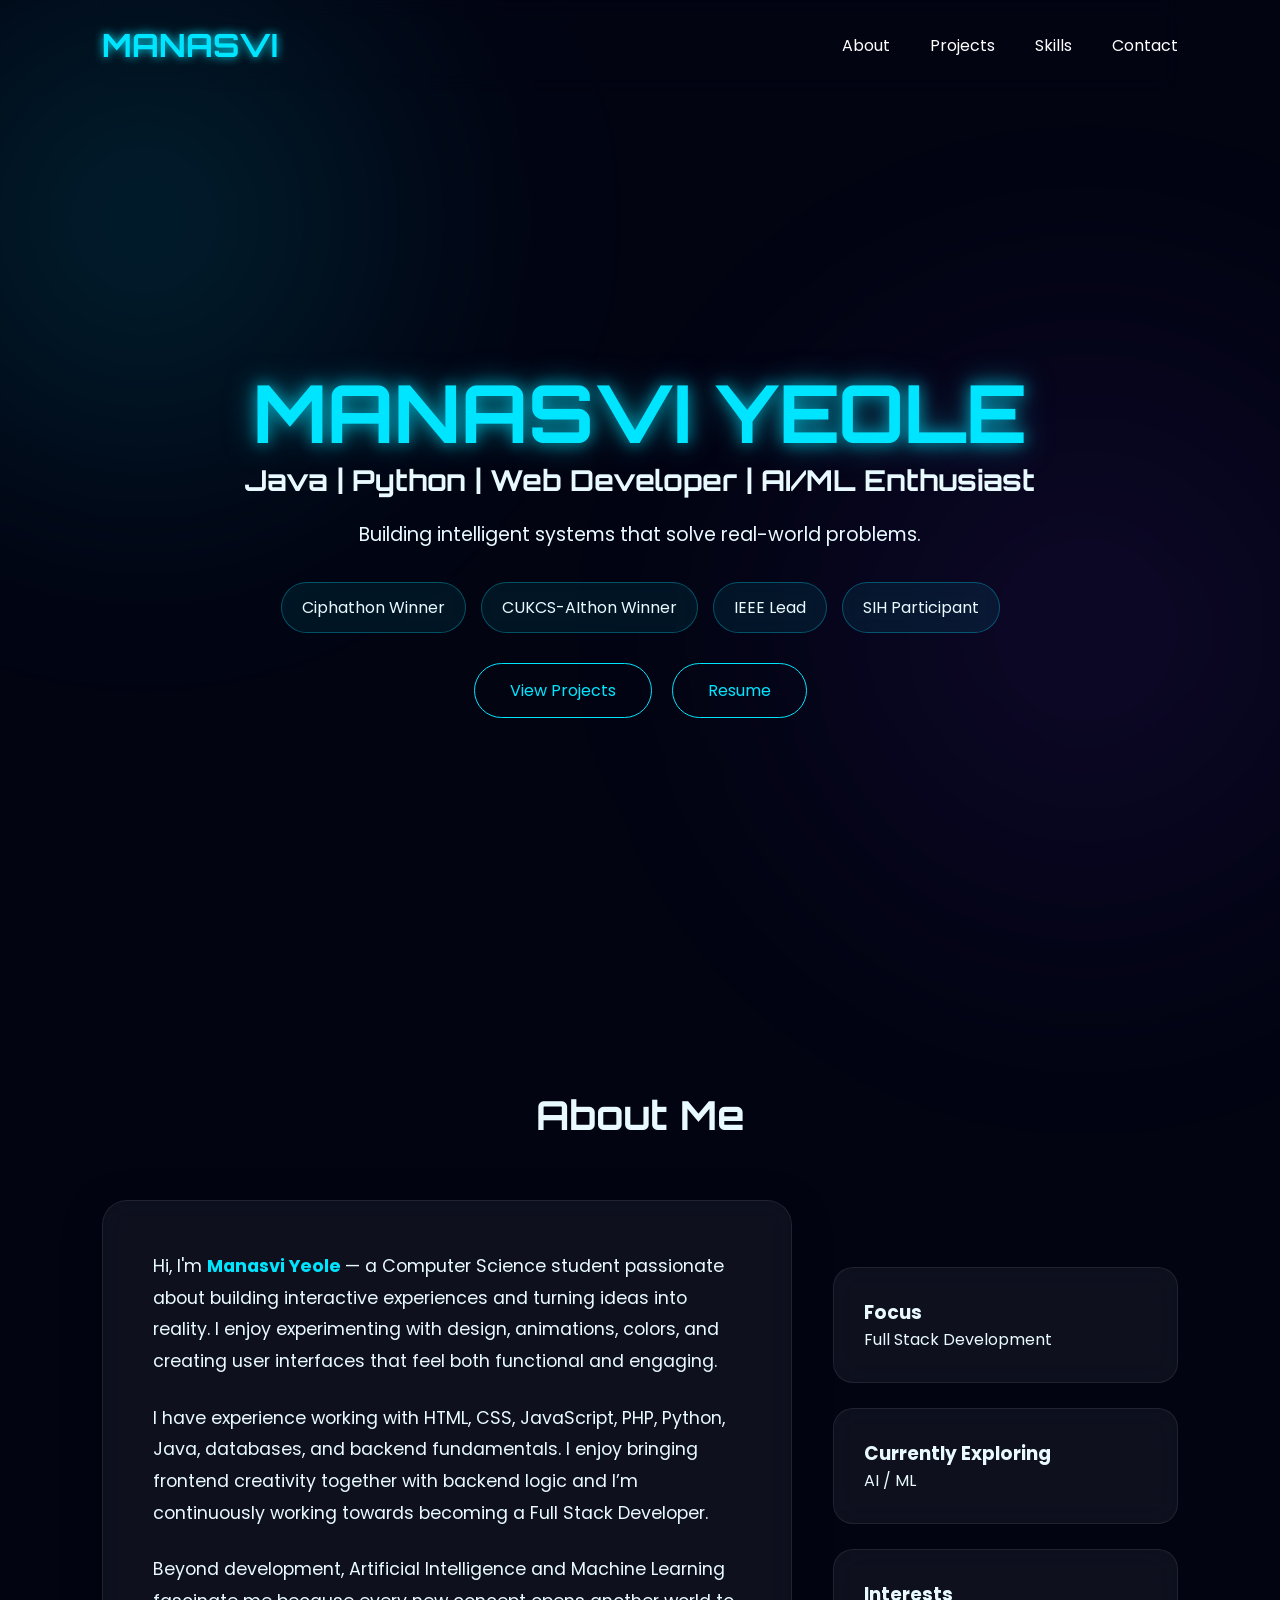
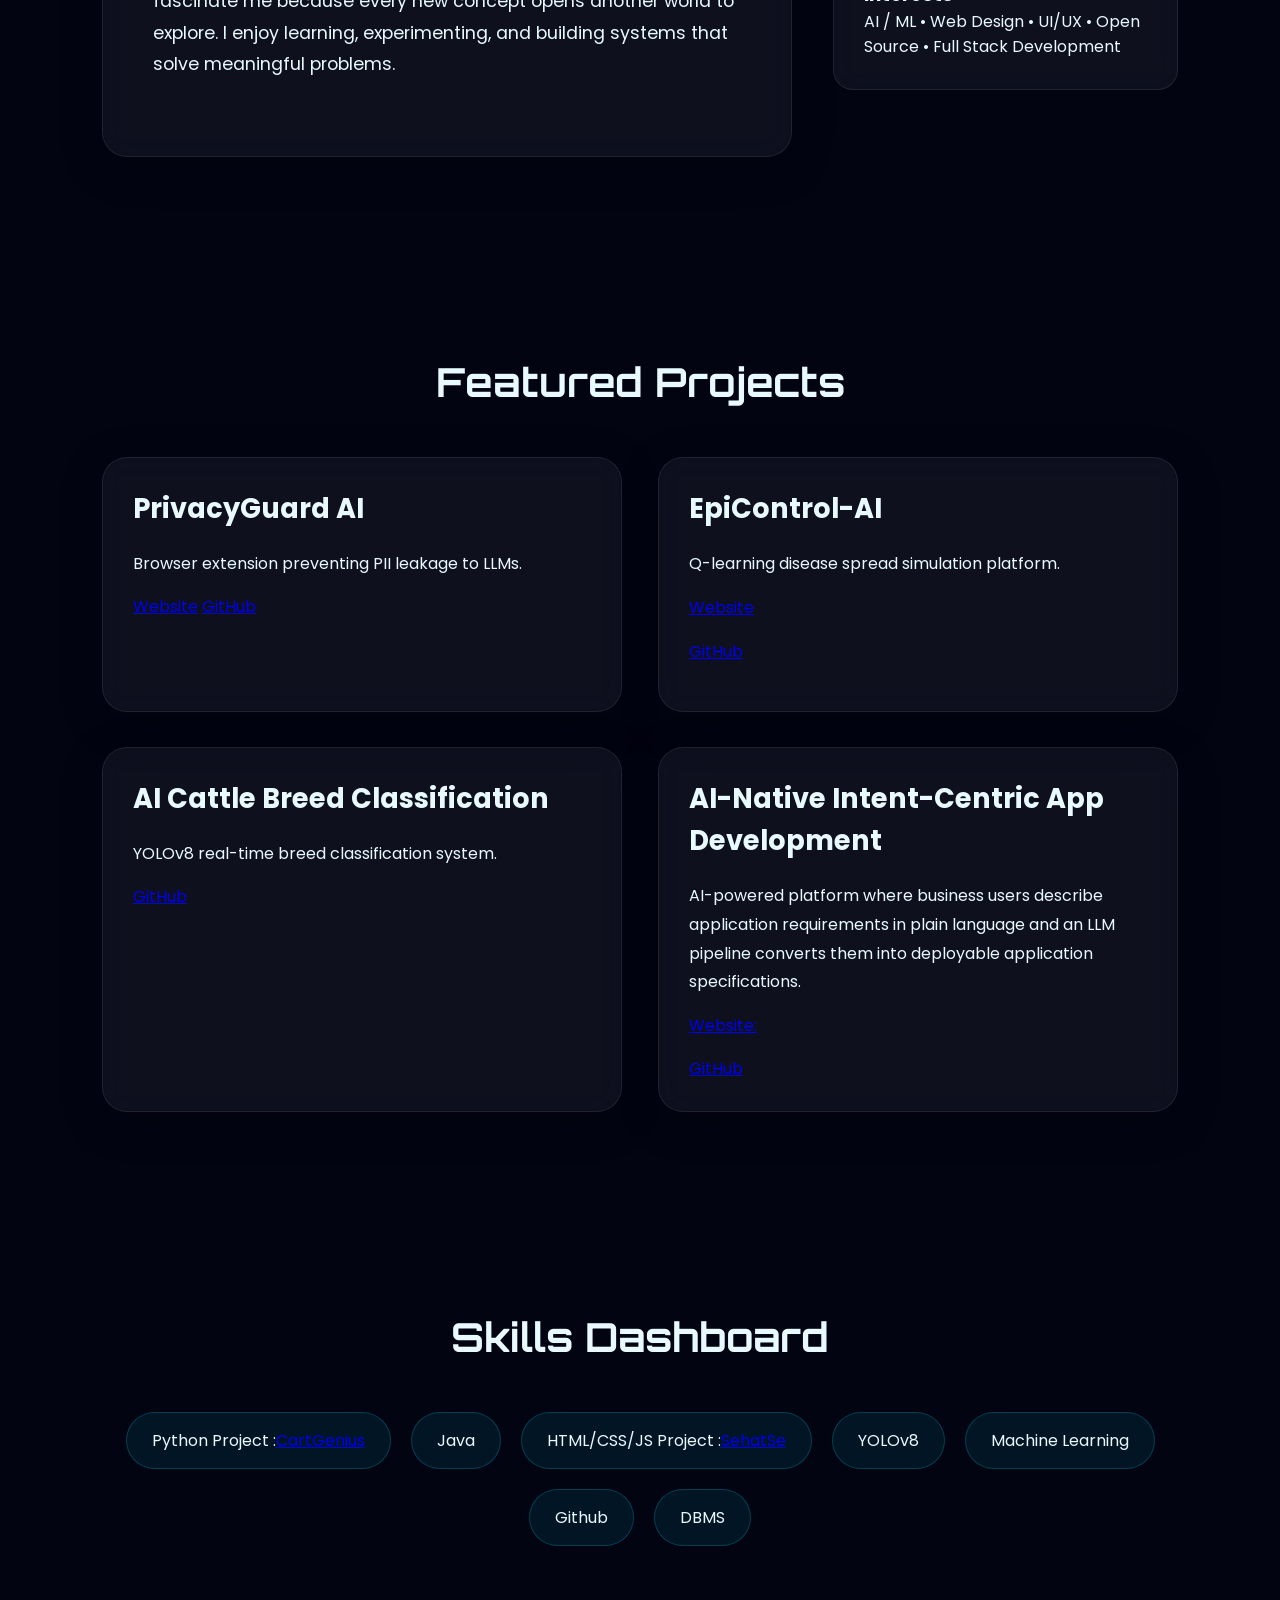
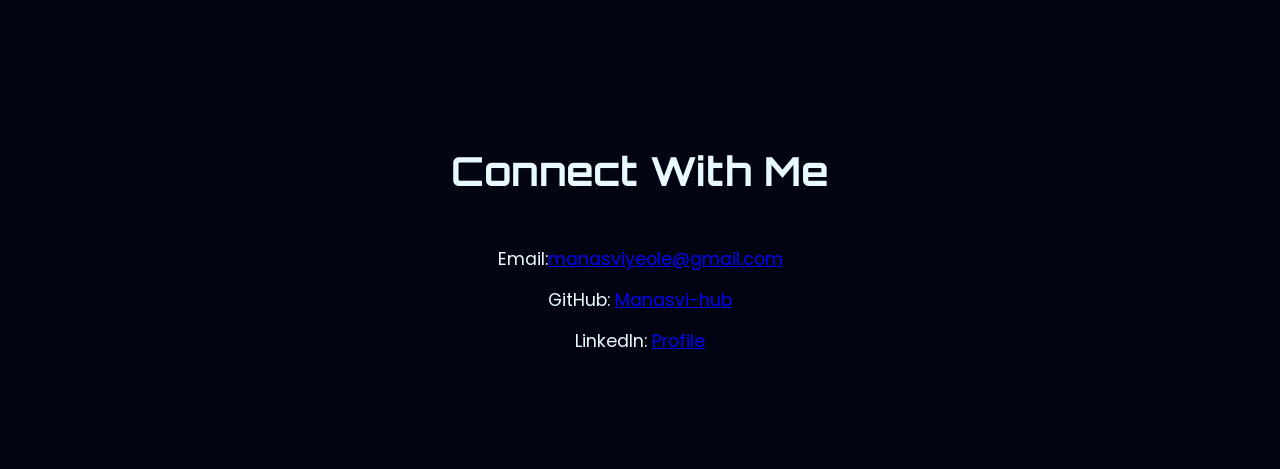
<file: index.html>
<!DOCTYPE html>
<html lang="en">

<head>
<meta charset="UTF-8">
<meta name="viewport"
content="width=device-width, initial-scale=1">

<title>Manasvi Yeole</title>

<link rel="stylesheet"
href="style.css">

</head>

<body>

<div class="cursor"></div>



<nav>

<h2 class="logo">
MANASVI
</h2>

<ul>

<li><a href="#about">About</a></li>

<li><a href="#projects">Projects</a></li>

<li><a href="#skills">Skills</a></li>

<li><a href="#contact">Contact</a></li>

</ul>

</nav>


<section class="hero">

<div class="hero-content">

<h1 class="title">

MANASVI YEOLE

</h1>
<canvas id="titleEffect"></canvas>
<h2>

Java |
Python |
Web Developer |
AI/ML Enthusiast

</h2>

<p>

Building intelligent systems that solve real-world problems.

</p>

<div class="achievement-row">

<span> Ciphathon Winner</span>

<span> CUKCS-AIthon Winner</span>

<span> IEEE Lead</span>

<span> SIH Participant</span>

</div>

<div class="buttons">



<a href="#projects" class="btn">

View Projects

</a>

<a href="Manasvi_Yeole_Resume.pdf" class="btn" target="_blank">

Resume

</a>

</div>

</div>

</section>

<section id="about">

<h2 class="section-title">
About Me
</h2>

<div class="about-container">

<div class="about-left">

<div class="card about-card">

<p>

Hi, I'm
<span class="highlight">

Manasvi Yeole

</span>

— a Computer Science student passionate about building interactive experiences and turning ideas into reality.

I enjoy experimenting with design, animations, colors, and creating user interfaces that feel both functional and engaging.

</p>

<p>

I have experience working with HTML, CSS, JavaScript, PHP, Python, Java, databases, and backend fundamentals. I enjoy bringing frontend creativity together with backend logic and I’m continuously working towards becoming a Full Stack Developer.

</p>

<p>

Beyond development, Artificial Intelligence and Machine Learning fascinate me because every new concept opens another world to explore. I enjoy learning, experimenting, and building systems that solve meaningful problems.

</p>

</div>

</div>


<div class="about-right">

<div class="mini-card">

<h3>Focus</h3>

<p>
Full Stack Development
</p>

</div>

<div class="mini-card">

<h3>Currently Exploring</h3>

<p>

AI / ML

</p>

</div>

<div class="mini-card">

<h3>Interests</h3>

<p>

AI / ML • Web Design • UI/UX • Open Source • Full Stack Development

</p>

</div>

</div>

</section>

<section id="projects">

<h2>

Featured Projects

</h2>

<div class="project-grid">

<div class="card">

<h3>

PrivacyGuard AI

</h3>

<p>

Browser extension preventing PII leakage to LLMs.

</p>


 <a href="https://privacyguardai.vercel.app">Website</a>



<a href="https://github.com/Manasvi-hub/PrivacyGuard-AI">GitHub</a>


</div>



<div class="card">

<h3>

EpiControl-AI

</h3>

<p>

Q-learning disease spread simulation platform.

</p>
<p>
 <a href="https://apicontrolai-dp946u14rtq.streamlit.app/">Website</a></p>
<p>
  <a href="https://github.com/Manasvi-hub/Epicontrol-AI">GitHub</a>
</p>

</a>

</div>



<div class="card">

<h3>

AI Cattle Breed Classification

</h3>

<p>

YOLOv8 real-time breed classification system.

</p>

<a href="https://github.com/Manasvi-hub/sih_2025.git">

GitHub

</a>

</div>

<div class="card">

<h3>

AI-Native Intent-Centric App Development

</h3>

<p>

AI-powered platform where business users describe application requirements in plain language and an LLM pipeline converts them into deployable application specifications.

</p>


<a href="#">

<p>
    Website: <a href="https://ai-native-app-development.vercel.app/"></a>
</p>
 <a href="https://github.com/Manasvi-hub/AI-Native-app-development-Intent-centric-">GitHub</a>

</a>

</div>

</div>

</section>



<section id="skills">

<h2>

Skills Dashboard

</h2>

<div class="skill-box">

<span>Python
Project :<a href="https://cartgenuis.vercel.app/">CartGenius</a></span>
<span>Java</span>
<span>HTML/CSS/JS
Project :<a href="https://manasvi-hub.github.io/SehatSe/">SehatSe</a></span>
<span>YOLOv8</span>
<span>Machine Learning</span>
<span>Github</span>
<span>DBMS</span>

</div>

</section>



<section id="contact">

<h2>

Connect With Me

</h2>

<p>

Email:<a href="mailto:manasviyeole@gmail.com">manasviyeole@gmail.com</a>

</p>

<p>

GitHub:
<a href="https://github.com/Manasvi-hub">

Manasvi-hub

</a>

</p>

<p>

LinkedIn:
<a href="https://www.linkedin.com/in/manasvi-yeole-890400314/">

Profile

</a>

</p>

</section>


<script>

document.addEventListener(

"mousemove",

(e)=>{

for(let i=0;i<2;i++){

const particle=

document.createElement(
"div"
);

particle.classList.add(
"particle"
);

particle.style.left=
e.clientX+"px";

particle.style.top=
e.clientY+"px";


const moveX=
(Math.random()-0.5)*100+"px";

const moveY=
(Math.random()-0.5)*100+"px";

particle.style.setProperty(
"--moveX",
moveX
);

particle.style.setProperty(
"--moveY",
moveY
);

document.body.appendChild(
particle
);


setTimeout(()=>{

particle.remove();

},800);

}

});


const titleCanvas=
document.getElementById("titleEffect");

const tctx=
titleCanvas.getContext("2d");

titleCanvas.width=1000;
titleCanvas.height=150;

let sparks=[];

const title=
document.querySelector(".title");


title.addEventListener(

"mousemove",

e=>{

const rect=
title.getBoundingClientRect();

const x=
e.clientX-
rect.left;

const y=
e.clientY-
rect.top;


for(let i=0;i<5;i++){

sparks.push({

x:x,

y:y,

vx:
(Math.random()-.5)*8,

vy:
(Math.random()-.5)*8,

size:
Math.random()*4+1

});

}

});



function animate(){

tctx.clearRect(

0,
0,
titleCanvas.width,
titleCanvas.height

);

sparks.forEach(

(s,index)=>{

s.x+=s.vx;

s.y+=s.vy;

s.size*=0.96;


tctx.beginPath();

tctx.arc(

s.x,
s.y,
s.size,
0,
Math.PI*2

);

tctx.fillStyle=
"#00e5ff";



tctx.fill();


if(s.size<0.4){

sparks.splice(index,1);

}

}

);


requestAnimationFrame(
animate
);

}

animate();
</script>

</body>
</html>
</file>
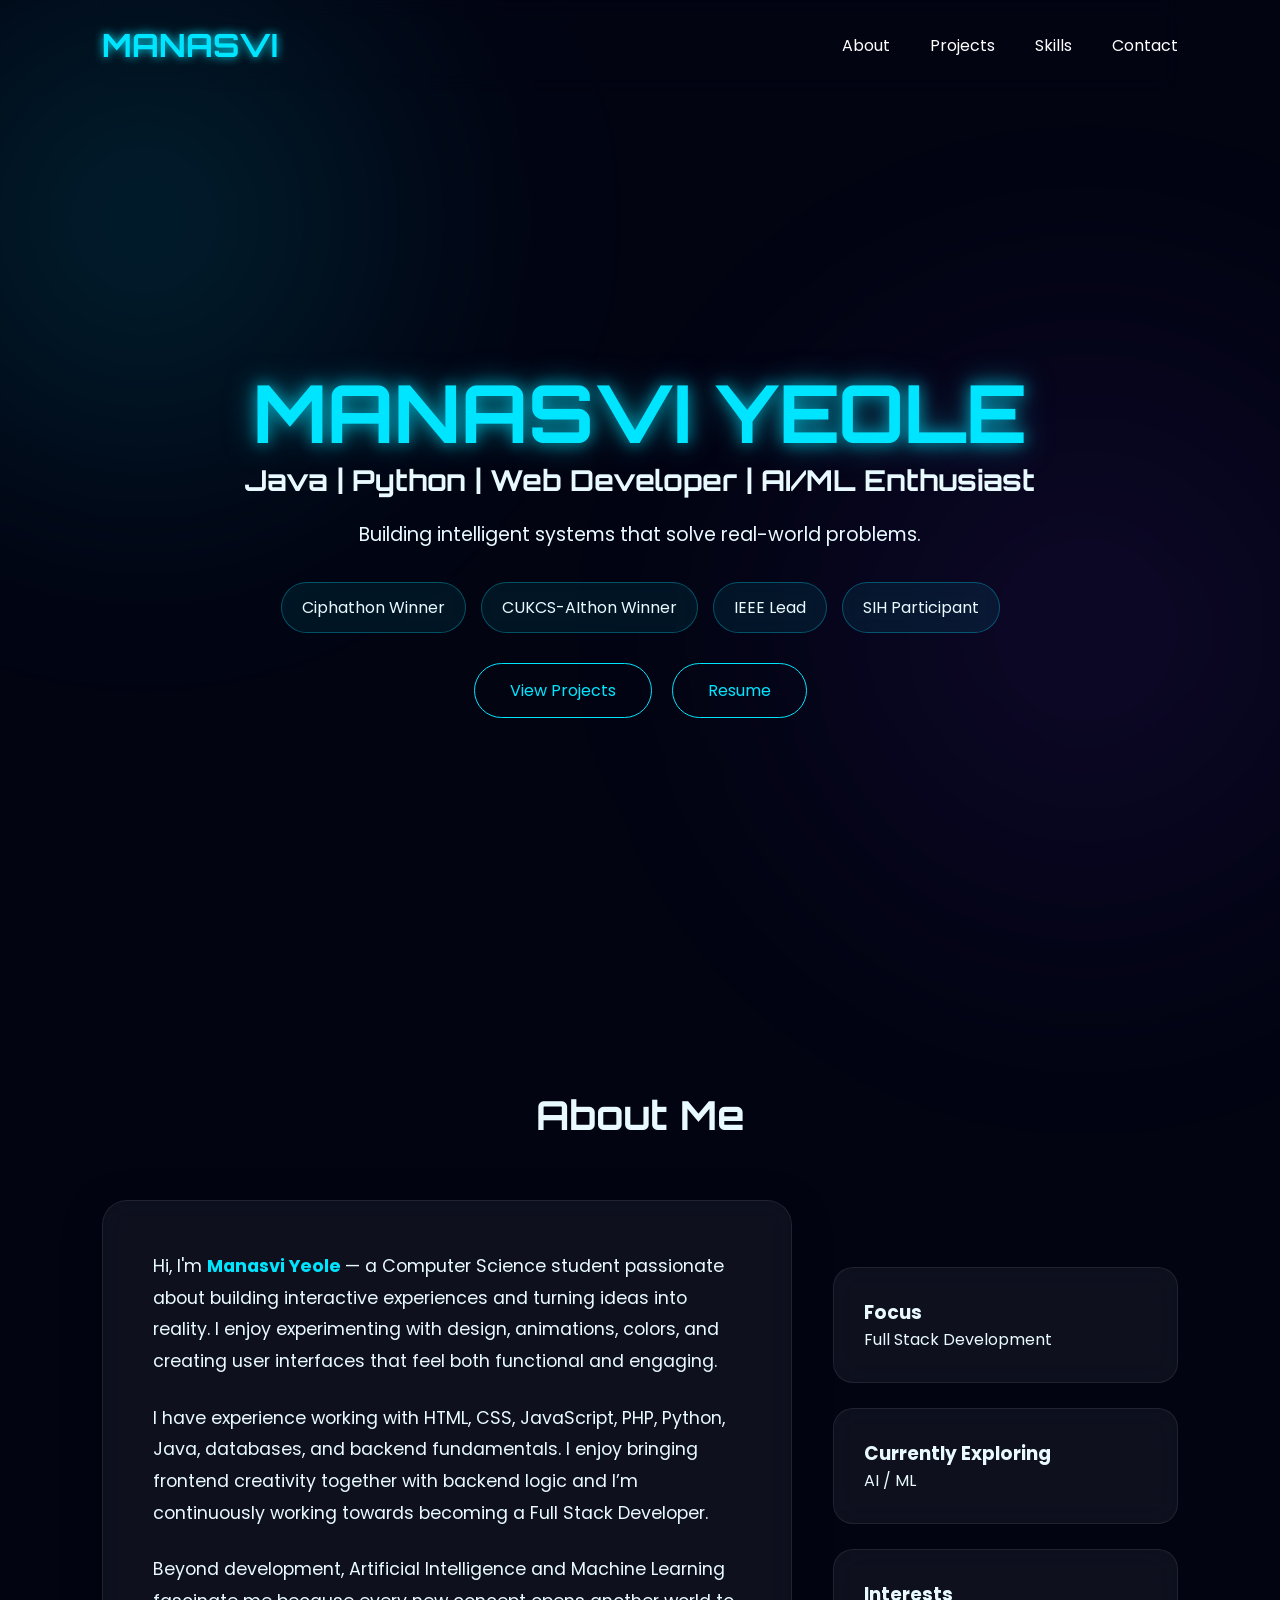
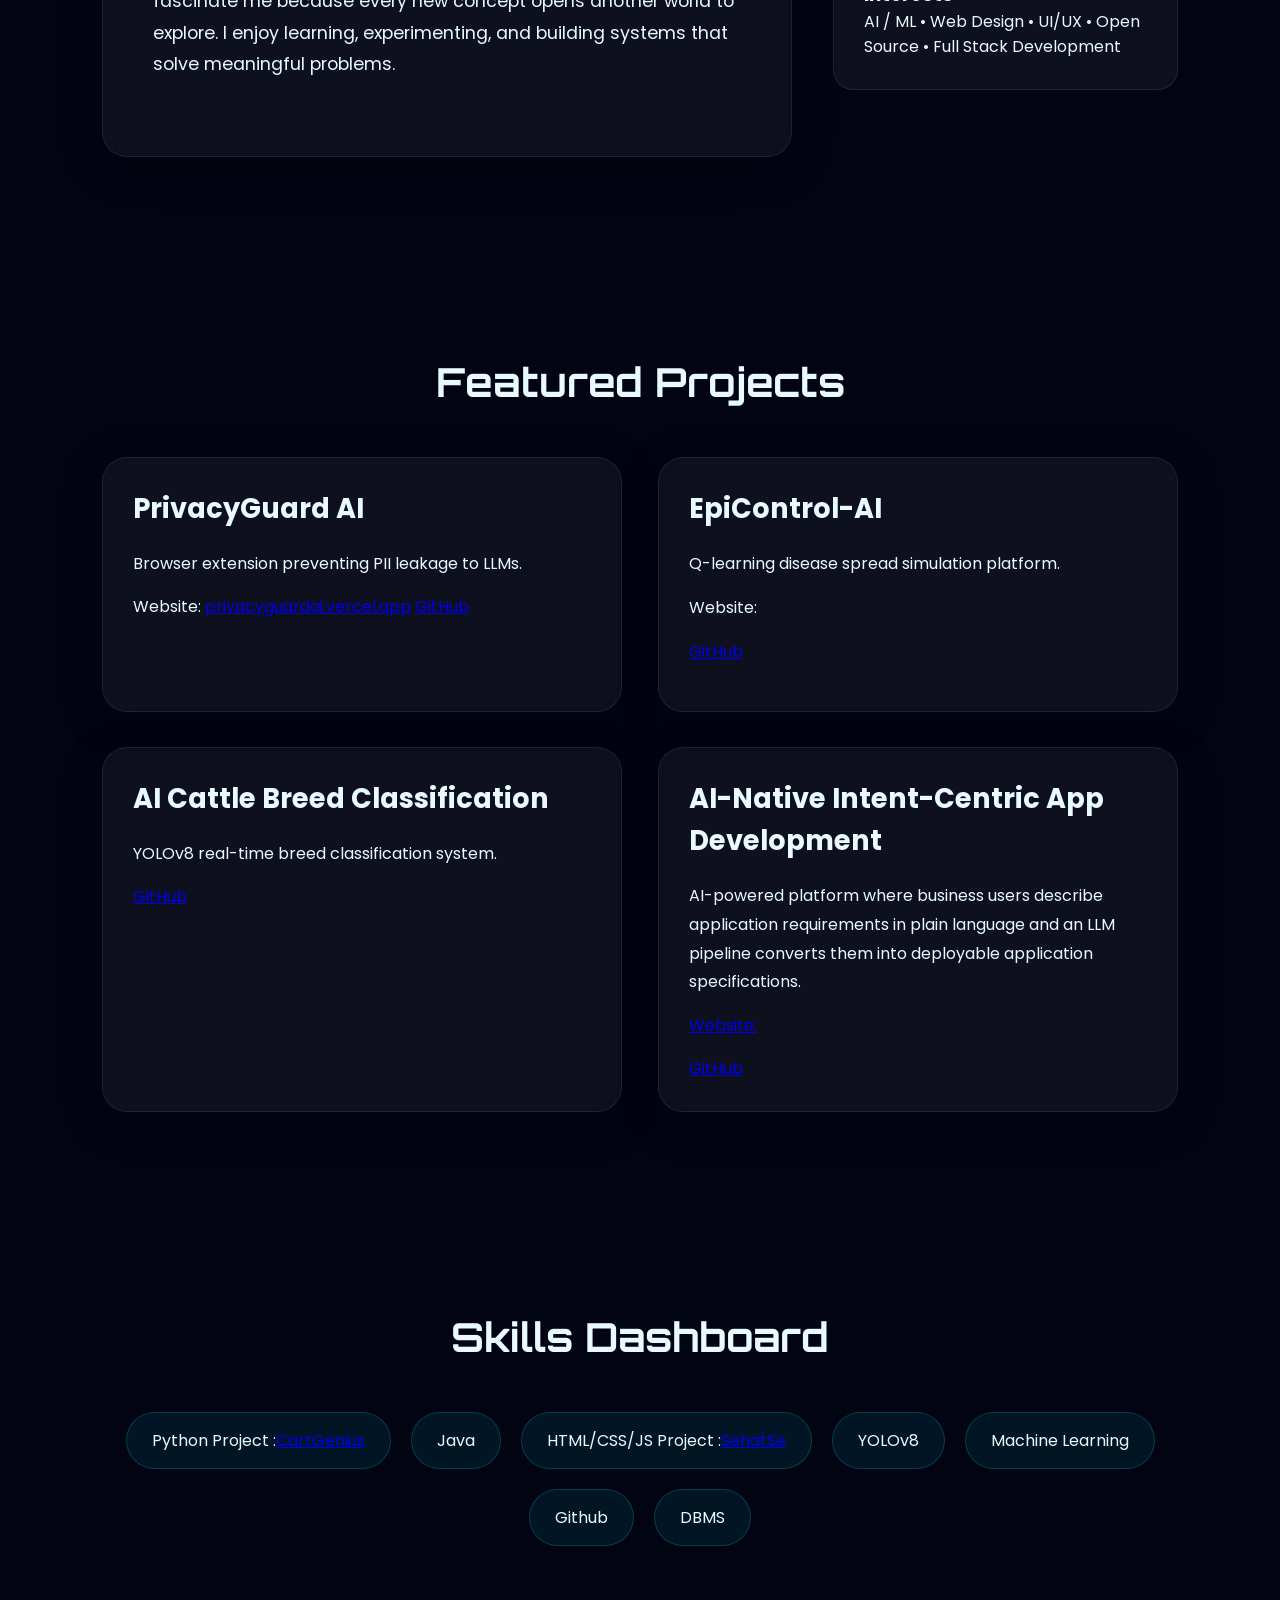
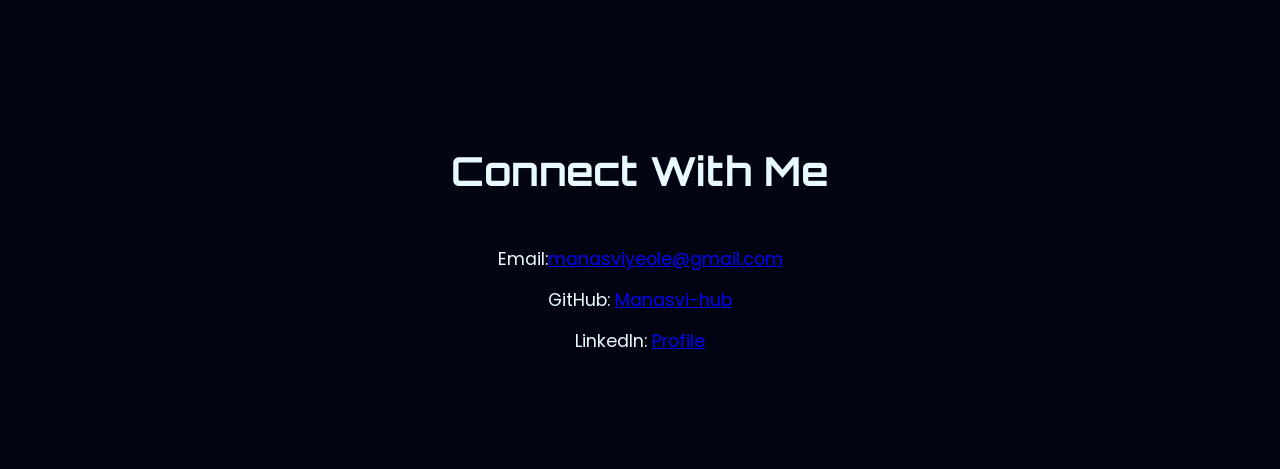
<file: index2.html>
<!DOCTYPE html>
<html lang="en">

<head>
<meta charset="UTF-8">
<meta name="viewport"
content="width=device-width, initial-scale=1">

<title>Manasvi Yeole</title>

<link rel="stylesheet"
href="style.css">

</head>

<body>

<div class="cursor"></div>



<nav>

<h2 class="logo">
MANASVI
</h2>

<ul>

<li><a href="#about">About</a></li>

<li><a href="#projects">Projects</a></li>

<li><a href="#skills">Skills</a></li>

<li><a href="#contact">Contact</a></li>

</ul>

</nav>


<section class="hero">

<div class="hero-content">

<h1 class="title">

MANASVI YEOLE

</h1>
<canvas id="titleEffect"></canvas>
<h2>

Java |
Python |
Web Developer |
AI/ML Enthusiast

</h2>

<p>

Building intelligent systems that solve real-world problems.

</p>

<div class="achievement-row">

<span> Ciphathon Winner</span>

<span> CUKCS-AIthon Winner</span>

<span> IEEE Lead</span>

<span> SIH Participant</span>

</div>

<div class="buttons">



<a href="#projects" class="btn">

View Projects

</a>

<a href="resume.pdf" class="btn" target="_blank">

Resume

</a>

</div>

</div>

</section>

<section id="about">

<h2 class="section-title">
About Me
</h2>

<div class="about-container">

<div class="about-left">

<div class="card about-card">

<p>

Hi, I'm
<span class="highlight">

Manasvi Yeole

</span>

— a Computer Science student passionate about building interactive experiences and turning ideas into reality.

I enjoy experimenting with design, animations, colors, and creating user interfaces that feel both functional and engaging.

</p>

<p>

I have experience working with HTML, CSS, JavaScript, PHP, Python, Java, databases, and backend fundamentals. I enjoy bringing frontend creativity together with backend logic and I’m continuously working towards becoming a Full Stack Developer.

</p>

<p>

Beyond development, Artificial Intelligence and Machine Learning fascinate me because every new concept opens another world to explore. I enjoy learning, experimenting, and building systems that solve meaningful problems.

</p>

</div>

</div>


<div class="about-right">

<div class="mini-card">

<h3>Focus</h3>

<p>
Full Stack Development
</p>

</div>

<div class="mini-card">

<h3>Currently Exploring</h3>

<p>

AI / ML

</p>

</div>

<div class="mini-card">

<h3>Interests</h3>

<p>

AI / ML • Web Design • UI/UX • Open Source • Full Stack Development

</p>

</div>

</div>

</section>

<section id="projects">

<h2>

Featured Projects

</h2>

<div class="project-grid">

<div class="card">

<h3>

PrivacyGuard AI

</h3>

<p>

Browser extension preventing PII leakage to LLMs.

</p>


Website: <a href="https://privacyguardai.vercel.app">privacyguardai.vercel.app</a>



<a href="https://github.com/Manasvi-hub/PrivacyGuard-AI">GitHub</a>


</div>



<div class="card">

<h3>

EpiControl-AI

</h3>

<p>

Q-learning disease spread simulation platform.

</p>
<p>
Website: <a href="https://apicontrolai-dp946u14rtq.streamlit.app/"></a></p>
<p>
  <a href="https://github.com/Manasvi-hub/Epicontrol-AI">GitHub</a>
</p>

</a>

</div>



<div class="card">

<h3>

AI Cattle Breed Classification

</h3>

<p>

YOLOv8 real-time breed classification system.

</p>

<a href="https://github.com/Manasvi-hub/sih_2025.git">

GitHub

</a>

</div>

<div class="card">

<h3>

AI-Native Intent-Centric App Development

</h3>

<p>

AI-powered platform where business users describe application requirements in plain language and an LLM pipeline converts them into deployable application specifications.

</p>


<a href="#">

<p>
    Website: <a href="https://ai-native-app-development.vercel.app/"></a>
</p>
 <a href="https://github.com/Manasvi-hub/AI-Native-app-development-Intent-centric-">GitHub</a>

</a>

</div>

</div>

</section>



<section id="skills">

<h2>

Skills Dashboard

</h2>

<div class="skill-box">

<span>Python
Project :<a href="https://cartgenuis.vercel.app/">CartGenius</a></span>
<span>Java</span>
<span>HTML/CSS/JS
Project :<a href="https://manasvi-hub.github.io/SehatSe/">SehatSe</a></span>
<span>YOLOv8</span>
<span>Machine Learning</span>
<span>Github</span>
<span>DBMS</span>

</div>

</section>



<section id="contact">

<h2>

Connect With Me

</h2>

<p>

Email:<a href="mailto:manasviyeole@gmail.com">manasviyeole@gmail.com</a>

</p>

<p>

GitHub:
<a href="https://github.com/Manasvi-hub">

Manasvi-hub

</a>

</p>

<p>

LinkedIn:
<a href="https://www.linkedin.com/in/manasvi-yeole-890400314/">

Profile

</a>

</p>

</section>


<script>

document.addEventListener(

"mousemove",

(e)=>{

for(let i=0;i<2;i++){

const particle=

document.createElement(
"div"
);

particle.classList.add(
"particle"
);

particle.style.left=
e.clientX+"px";

particle.style.top=
e.clientY+"px";


const moveX=
(Math.random()-0.5)*100+"px";

const moveY=
(Math.random()-0.5)*100+"px";

particle.style.setProperty(
"--moveX",
moveX
);

particle.style.setProperty(
"--moveY",
moveY
);

document.body.appendChild(
particle
);


setTimeout(()=>{

particle.remove();

},800);

}

});


const titleCanvas=
document.getElementById("titleEffect");

const tctx=
titleCanvas.getContext("2d");

titleCanvas.width=1000;
titleCanvas.height=150;

let sparks=[];

const title=
document.querySelector(".title");


title.addEventListener(

"mousemove",

e=>{

const rect=
title.getBoundingClientRect();

const x=
e.clientX-
rect.left;

const y=
e.clientY-
rect.top;


for(let i=0;i<5;i++){

sparks.push({

x:x,

y:y,

vx:
(Math.random()-.5)*8,

vy:
(Math.random()-.5)*8,

size:
Math.random()*4+1

});

}

});



function animate(){

tctx.clearRect(

0,
0,
titleCanvas.width,
titleCanvas.height

);

sparks.forEach(

(s,index)=>{

s.x+=s.vx;

s.y+=s.vy;

s.size*=0.96;


tctx.beginPath();

tctx.arc(

s.x,
s.y,
s.size,
0,
Math.PI*2

);

tctx.fillStyle=
"#00e5ff";



tctx.fill();


if(s.size<0.4){

sparks.splice(index,1);

}

}

);


requestAnimationFrame(
animate
);

}

animate();
</script>

</body>
</html>
</file>
<file: style.css>
@import url('https://fonts.googleapis.com/css2?family=Orbitron:wght@400;500;700&family=Poppins:wght@300;400;500&display=swap');

:root{

--bg:#020412;
--cyan:#00e5ff;
--cyan-light:#6ef3ff;
--card:rgba(0,229,255,.08);
--text:#e8faff;

}


/* RESET */

*{
margin:0;
padding:0;
box-sizing:border-box;
}

body{

font-family:Poppins,sans-serif;
background:var(--bg);
color:var(--text);

overflow-x:hidden;

padding:0 8%;

}


/* GRID BACKGROUND */

body::before{

content:"";

position:fixed;
inset:0;

background:

linear-gradient(
rgba(0,229,255,.05) 1px,
transparent 1px),

linear-gradient(
90deg,
rgba(0,229,255,.05) 1px,
transparent 1px);

background-size:40px 40px;

z-index:-2;

}



/* NAVBAR */

nav{

display:flex;
justify-content:space-between;
align-items:center;

padding:25px 0;

position:sticky;
top:0;

backdrop-filter:blur(10px);

z-index:100;

}

.logo{

font-family:Orbitron;
font-size:2rem;

color:var(--cyan);

text-shadow:

0 0 10px var(--cyan);

}

nav ul{

display:flex;
gap:40px;

list-style:none;

}

nav a{

text-decoration:none;

color:white;

transition:.4s;

}

nav a:hover{

color:var(--cyan);

}



/* HERO */

.hero{

min-height:100vh;

display:flex;
justify-content:center;
align-items:center;

text-align:center;

}

.hero-content{

max-width:900px;

}

.title{

font-family:Orbitron;

font-size:5rem;

color:#00e5ff;

display:inline-block;

position:relative;

text-shadow:

0 0 15px rgba(0,229,255,.6),
0 0 30px rgba(0,229,255,.5);

cursor:default;
}

.hero-content{

position:relative;

}

.hero-content{

position:relative;

}

#titleEffect{

position:absolute;

top:0;

left:50%;

transform:
translateX(-50%);

width:1000px;

height:150px;

pointer-events:none;

z-index:3;

opacity:.9;

}

.hero h2{

font-size:1.8rem;

margin-bottom:20px;

}

.hero p{

font-size:1.2rem;

line-height:1.8;

margin-bottom:30px;

}



/* ACHIEVEMENT TAGS */

.achievement-row{

display:flex;

justify-content:center;

flex-wrap:wrap;

gap:15px;

margin-top:30px;

}

.achievement-row span{

padding:12px 20px;

background:var(--card);

border-radius:40px;

border:

1px solid rgba(0,229,255,.3);

backdrop-filter:blur(10px);

}



/* BUTTONS */

.buttons{

margin-top:30px;

display:flex;

justify-content:center;

gap:20px;

}

.btn{

padding:14px 35px;

border-radius:30px;

border:1px solid var(--cyan);

text-decoration:none;

color:var(--cyan);

transition:.5s;

}

.btn:hover{

background:var(--cyan);

color:black;

box-shadow:

0 0 30px var(--cyan);

}



/* SECTION */

section{

padding:100px 0;

}

section h2{

font-family:Orbitron;

font-size:2.5rem;

margin-bottom:50px;

text-align:center;

}



/* PROJECT GRID */

.project-grid{

display:grid;

grid-template-columns:
repeat(auto-fit,minmax(350px,1fr));

gap:35px;

}

.card{

background:var(--card);

padding:30px;

border-radius:25px;

backdrop-filter:blur(15px);

border:

1px solid rgba(0,229,255,.2);

transition:.5s;

}

.card:hover{

transform:

translateY(-15px);

box-shadow:

0 0 40px rgba(0,229,255,.4);

}

.card h3{

margin-bottom:20px;

font-size:1.7rem;

}

.card p{

line-height:1.8;

margin-bottom:15px;

}



/* SKILLS */

.skill-box{

display:flex;

justify-content:center;

flex-wrap:wrap;

gap:20px;

}

.skill-box span{

padding:15px 25px;

background:var(--card);

border-radius:30px;

border:

1px solid rgba(0,229,255,.2);

transition:.5s;

}

.skill-box span:hover{

transform:scale(1.1);

background:rgba(0,229,255,.2);

}



/* CONTACT */

#contact{

text-align:center;

}

#contact p{

margin:15px;

font-size:1.1rem;

}



/* CURSOR MAGIC */

.cursor{

position:fixed;

width:250px;
height:250px;

border-radius:50%;

background:

radial-gradient(

circle,

rgba(0,229,255,.15),

transparent 70%

);

pointer-events:none;

transform:

translate(-50%,-50%);

mix-blend-mode:screen;

}

/* ====================
LIQUID AURORA BACKGROUND
==================== */

body{

position:relative;
overflow-x:hidden;

}


/* Aurora Layer 1 */

body::before{

content:"";

position:fixed;

top:-20%;
left:-20%;

width:800px;
height:800px;

background:

radial-gradient(
circle,
rgba(0,229,255,.15),
transparent 65%
);

filter:blur(100px);

animation:aurora1 18s infinite alternate ease-in-out;

z-index:-10;

}


/* Aurora Layer 2 */

body::after{

content:"";

position:fixed;

bottom:-20%;
right:-20%;

width:900px;
height:900px;

background:

radial-gradient(
circle,
rgba(123,47,247,.12),
transparent 65%
);

filter:blur(100px);

animation:aurora2 20s infinite alternate ease-in-out;

z-index:-10;

}


@keyframes aurora1{

0%{

transform:
translate(-100px,-50px);

}

100%{

transform:
translate(300px,150px);

}

}


@keyframes aurora2{

0%{

transform:
translate(100px,50px);

}

100%{

transform:
translate(-250px,-150px);

}

}



/* ====================
CURSOR WAVE
==================== */

.cursor{

position:fixed;

width:250px;
height:250px;

border-radius:50%;

pointer-events:none;

background:

radial-gradient(

circle,

rgba(0,229,255,.10),

transparent 70%

);

transform:

translate(-50%,-50%);

filter:blur(35px);

mix-blend-mode:screen;

opacity:0;

transition:

opacity .3s,
transform .1s;

z-index:-1;

}


body:hover .cursor{

opacity:1;

}



/* ====================
GLASS CARDS IMPROVEMENT
==================== */

.card{

background:rgba(255,255,255,.05);

padding:30px;

border-radius:25px;

backdrop-filter:blur(15px);

border:
1px solid rgba(255,255,255,.08);

box-shadow:
0 10px 40px rgba(0,0,0,.25);

transition:
transform .15s ease,
box-shadow .4s ease;

transform-style:
preserve-3d;

will-change:
transform;

}


.card:hover{

transform:
translateY(-8px);

box-shadow:

0 15px 45px rgba(0,229,255,.2);

}

/* ===== MAGIC PARTICLES ===== */

.particle{

position:fixed;

width:8px;
height:8px;

border-radius:50%;

pointer-events:none;

background:#00e5ff;

box-shadow:

0 0 10px #00e5ff,
0 0 20px #00e5ff;

z-index:9999;

animation:particleFade .8s linear forwards;

}


@keyframes particleFade{

0%{

opacity:1;

transform:
translate(0,0)
scale(1);

}

100%{

opacity:0;

transform:
translate(

var(--moveX),

var(--moveY)

)

scale(0);

}

}

/* ======================
ABOUT SECTION
====================== */

.about-container{

display:grid;

grid-template-columns:

2fr 1fr;

gap:40px;

align-items:center;

margin-top:60px;

}


.about-card{

padding:50px;

line-height:2;

font-size:1.1rem;

}


.about-card p{

margin-bottom:25px;

}


.about-right{

display:flex;

flex-direction:column;

gap:25px;

}


.mini-card{

padding:30px;

background:

rgba(255,255,255,.05);

border-radius:20px;

border:

1px solid rgba(255,255,255,.08);

backdrop-filter:blur(15px);

transition:.4s;

}


.mini-card:hover{

transform:

translateY(-8px);

box-shadow:

0 0 25px rgba(0,229,255,.2);

}


.highlight{

color:var(--cyan);

font-weight:bold;

}


/* MOBILE */

@media(max-width:900px){

.about-container{

grid-template-columns:1fr;

}

}

/* =====================
RESPONSIVE DESIGN
===================== */

@media (max-width: 768px) {

body{
padding:0 20px;
}

.title{
font-size:clamp(2.5rem,10vw,4rem);
line-height:1.1;
}

.hero h2{
font-size:1.2rem;
}

.hero p{
font-size:1rem;
}

nav{
flex-direction:column;
gap:20px;
}

nav ul{
flex-wrap:wrap;
justify-content:center;
gap:15px;
}

.buttons{
flex-direction:column;
align-items:center;
}

.project-grid{
grid-template-columns:1fr;
}

#titleEffect{
width:100%;
max-width:100%;
height:120px;
}

}
</file>
